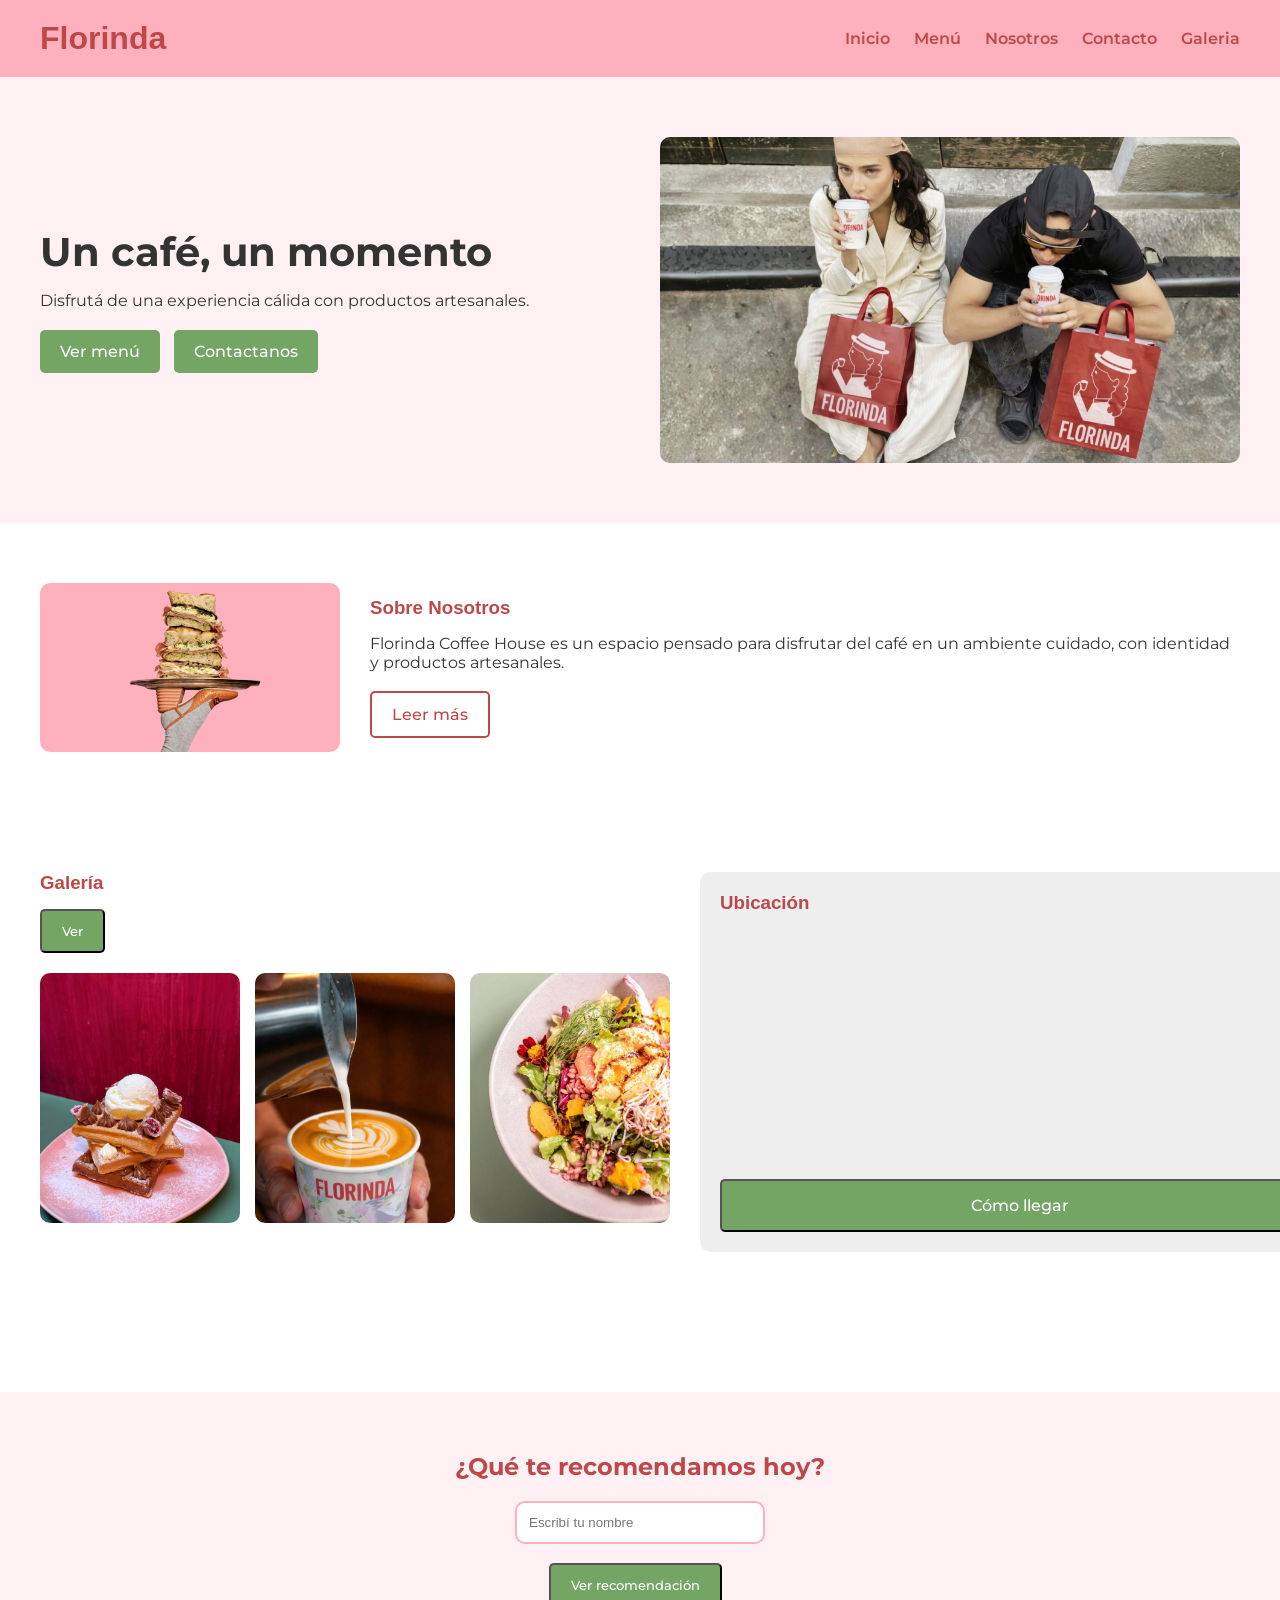
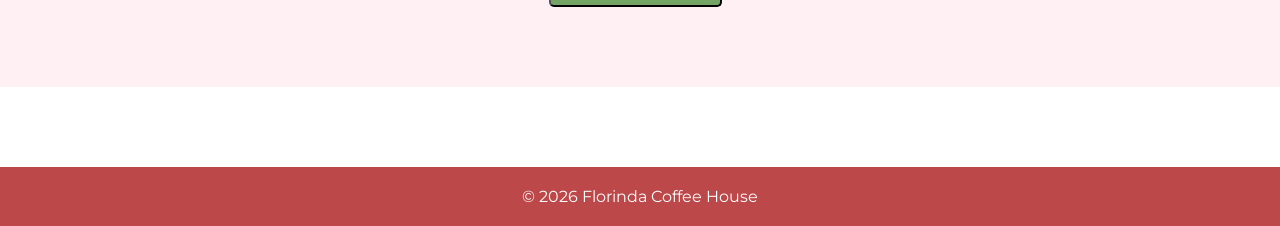
<file: fch/index.html>
<!DOCTYPE html>
<html lang="es">
<head>
  <meta charset="UTF-8">
  <meta name="viewport" content="width=device-width, initial-scale=1.0">
  <title>Florinda Coffee House</title>

  <link href="https://fonts.googleapis.com/css2?family=Montserrat:wght@300;400;600&display=swap" rel="stylesheet">

  <link rel="stylesheet" href="styles.css">
</head>

<body>

<header>
  <h1>Florinda</h1>
  <nav>
    <a href="index.html">Inicio</a>
    <a href="menu.html">Menú</a>
    <a href="sobre-nosotros.html">Nosotros</a>
    <a href="contacto.html">Contacto</a>
    <a href="Galeria.html">Galeria</a>
  </nav>
</header>

<section class="hero">
  <div class="hero-text">
    <h2>Un café, un momento</h2>
    <p>Disfrutá de una experiencia cálida con productos artesanales.</p>
   <a href="menu.html" class="btn primary">Ver menú</a>
   <a href="contacto.html" class="btn primary">Contactanos</a>
  </div>
  <img src="inicio.png">
</section>



<section class="about">
  <img src="plato.png">
  <div>
    <h3>Sobre Nosotros</h3>
    <p>Florinda Coffee House es un espacio pensado para disfrutar del café en un ambiente cuidado, con identidad y productos artesanales.</p>

    <br>

   <a href="sobre-nosotros.html" class="btn secondary">Leer más</a>
  </div>
</section>

<section class="section-grid">

  <div class="gallery-container">

    <h3>Galería</h3>

   <a href="Galeria.html">
  <button class="btn primary">Ver</button>
</a>

    <div class="gallery">
      <img src="imagena.jpeg" alt="Galería 1">
      <img src="imagenb.jpg" alt="Galería 2">
      <img src="imagenc.jpg" alt="Galería 3">
    </div>

  </div>


  <div class="map">
    <h3>Ubicación</h3>

    <iframe src="https://www.google.com/maps/embed?pb=!1m18!1m12!1m3!1d3283.573326432659!2d-58.44054412444685!3d-34.61494927295024!2m3!1f0!2f0!3f0!3m2!1i1024!2i768!4f13.1!3m3!1m2!1s0x95bccb2cafea8923%3A0x555b64a48bb4ca9!2sFLORINDA%20Coffee%20House!5e0!3m2!1ses-419!2sar!4v1776869089892!5m2!1ses-419!2sar"
    width="600" height="250" style="border:0;" allowfullscreen="" loading="lazy"></iframe>
  
    <a href="https://maps.google.com" target="_blank">
      <button class="btn primary">Cómo llegar</button>
    </a>
  </div>
</section>

<section class="recomendacion">

    <div class="recomendacion-contenido">

        <h2>¿Qué te recomendamos hoy?</h2>

        <input
            type="text"
            id="nombre"
            placeholder="Escribí tu nombre">

        <br><br>

        <button onclick="recomendarProducto()" class="btn primary">
            Ver recomendación
        </button>

        <p id="mensaje"></p>

    </div>

</section>

<footer>
  <p>© 2026 Florinda Coffee House</p>
</footer>

<script src="script.js"></script>

</body>
</html>
</file>
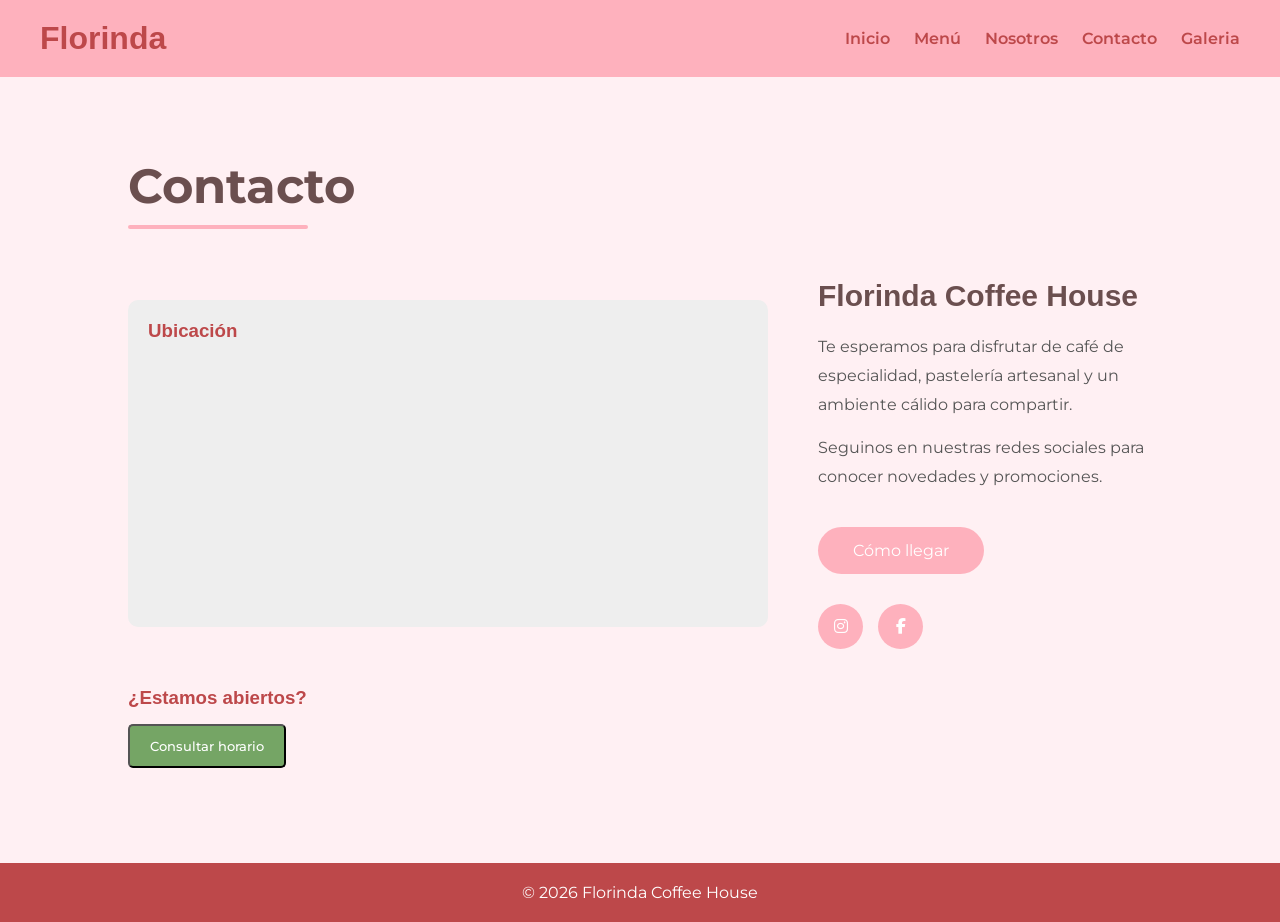
<file: fch/contacto.html>
<!DOCTYPE html>
<html lang="es">
<head>
    <meta charset="UTF-8">
    <meta name="viewport" content="width=device-width, initial-scale=1.0">
    <title>Contacto | Florinda Coffee House</title>

    <link href="https://fonts.googleapis.com/css2?family=Montserrat:wght@300;400;500;600;700&display=swap" rel="stylesheet">

    
    <link rel="stylesheet" href="https://cdnjs.cloudflare.com/ajax/libs/font-awesome/6.5.1/css/all.min.css">

    <link rel="stylesheet" href="styles.css">
</head>

<body>

<header>
  <h1>Florinda</h1>
  <nav>
    <a href="index.html">Inicio</a>
    <a href="menu.html">Menú</a>
    <a href="sobre-nosotros.html">Nosotros</a>
    <a href="contacto.html">Contacto</a>
    <a href="Galeria.html">Galeria</a>
  </nav>
</header>

    <section class="contacto">

        <div class="titulo-contacto">
            <h2>Contacto</h2>
            <div class="subrayado"></div>
        </div>

        <div class="contacto-contenedor">

        <div class="map">
    <h3>Ubicación</h3>

    <iframe src="https://www.google.com/maps/embed?pb=!1m18!1m12!1m3!1d3283.573326432659!2d-58.44054412444685!3d-34.61494927295024!2m3!1f0!2f0!3f0!3m2!1i1024!2i768!4f13.1!3m3!1m2!1s0x95bccb2cafea8923%3A0x555b64a48bb4ca9!2sFLORINDA%20Coffee%20House!5e0!3m2!1ses-419!2sar!4v1776869089892!5m2!1ses-419!2sar"
    width="600" height="250" style="border:0;" allowfullscreen="" loading="lazy"></iframe>
  
    <a href="https://maps.google.com" target="_blank">
    </a>
  </div>

            <div class="info-contacto">

                <h3>Florinda Coffee House</h3>

                <p>
                    Te esperamos para disfrutar de café de especialidad,
                    pastelería artesanal y un ambiente cálido para compartir.
                </p>

                <p>
                    Seguinos en nuestras redes sociales para conocer
                    novedades y promociones.
                </p>

                <a href="https://maps.app.goo.gl/nDY98H9RoRG9gay8A" class="btn-mapa" target="_blank">
    Cómo llegar
</a>

               <div class="redes">

    <a href="https://www.instagram.com/florindacoffee/" target="_blank">
        <i class="fab fa-instagram"></i>
    </a>

  <a href="https://www.facebook.com/share/1BhgnDK2ka/?mibextid=wwXIfr" target="_blank">
        <i class="fab fa-facebook-f"></i>
    </a>


</div>

            </div>

        </div>

<br>
<br>

    <h3>¿Estamos abiertos?</h3>

<button onclick="verHorario()" class="btn primary">
    Consultar horario
</button>

<p id="estado"></p>       

    </section>

 

<footer>
  <p>© 2026 Florinda Coffee House</p>
</footer>

<script src="script.js"></script>

</body>
</html>
</file>
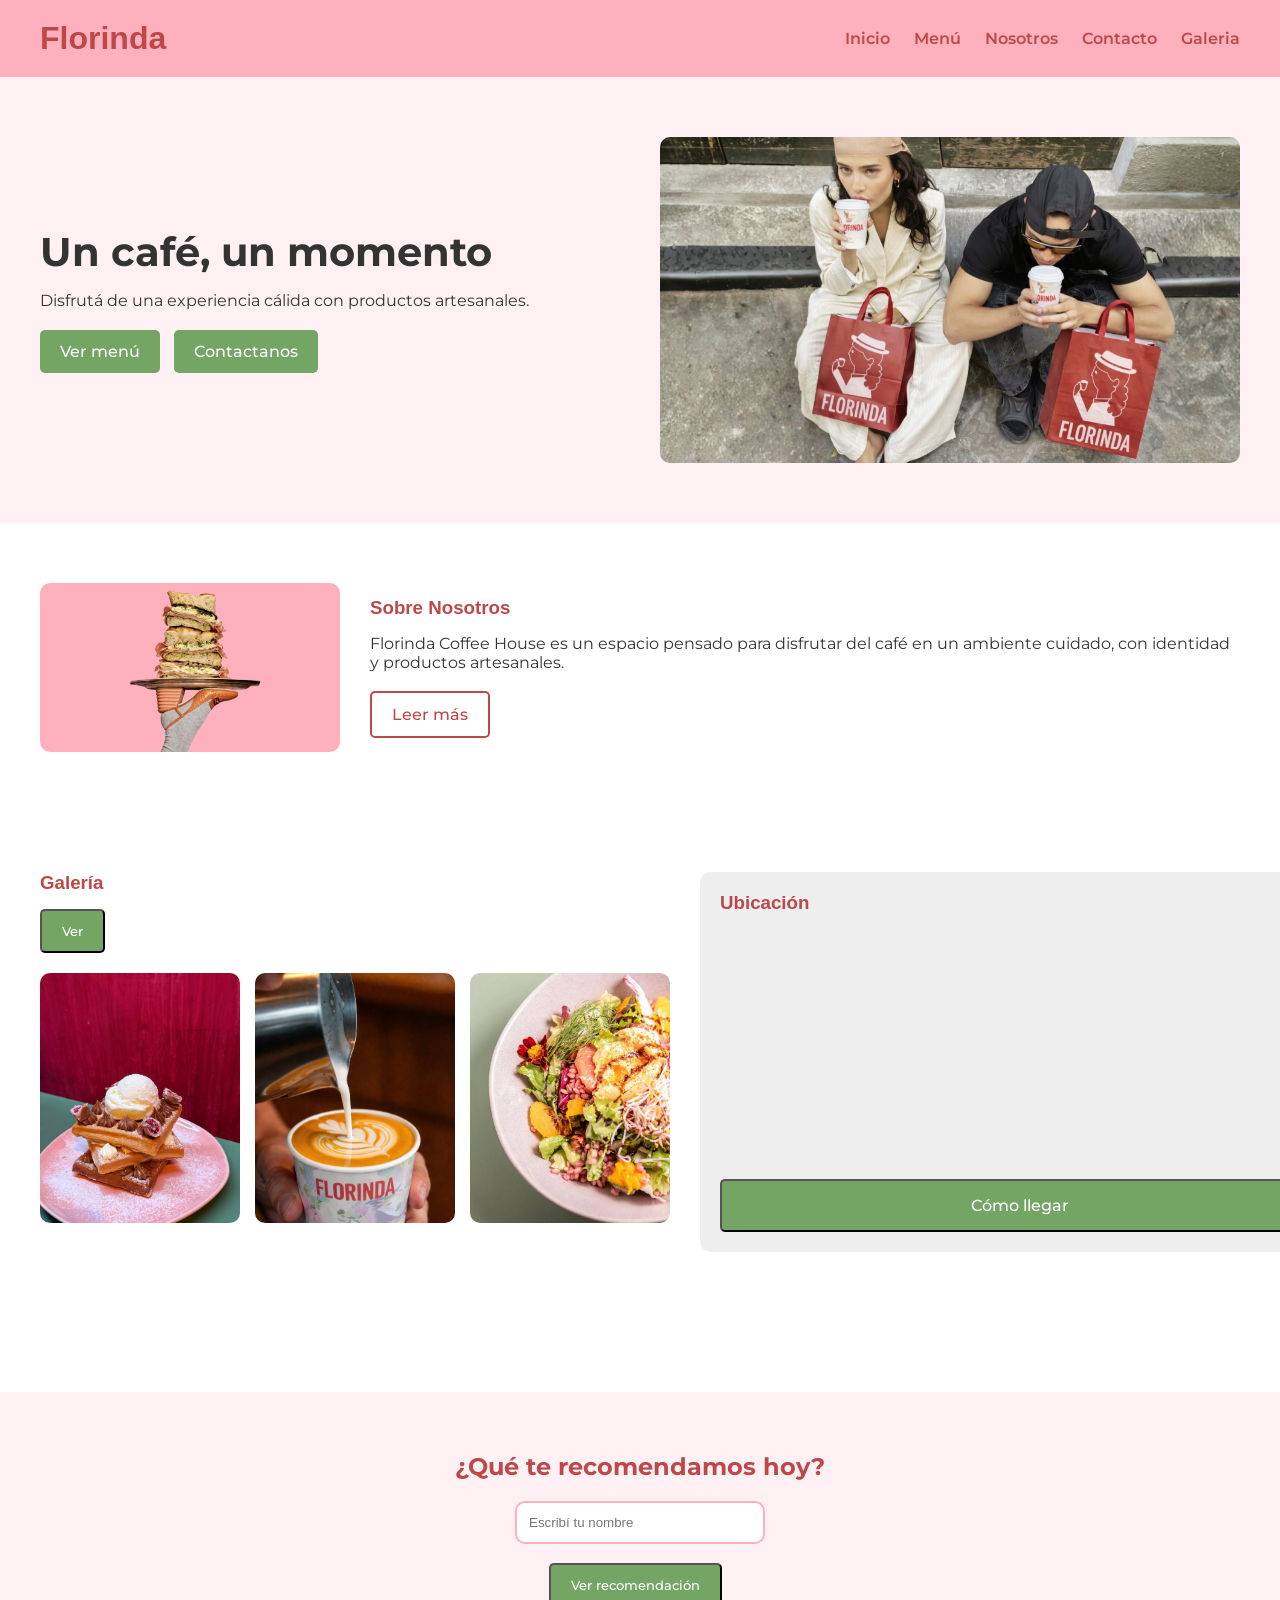
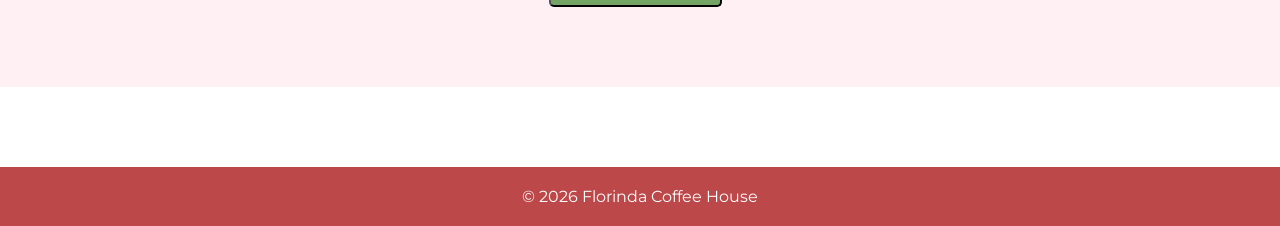
<file: fch/index.html.html>
<!DOCTYPE html>
<html lang="es">
<head>
  <meta charset="UTF-8">
  <meta name="viewport" content="width=device-width, initial-scale=1.0">
  <title>Florinda Coffee House</title>

  <link href="https://fonts.googleapis.com/css2?family=Montserrat:wght@300;400;600&display=swap" rel="stylesheet">

  <link rel="stylesheet" href="styles.css">
</head>

<body>

<header>
  <h1>Florinda</h1>
  <nav>
    <a href="index.html.html">Inicio</a>
    <a href="menu.html">Menú</a>
    <a href="sobre-nosotros.html">Nosotros</a>
    <a href="contacto.html">Contacto</a>
    <a href="Galeria.html">Galeria</a>
  </nav>
</header>

<section class="hero">
  <div class="hero-text">
    <h2>Un café, un momento</h2>
    <p>Disfrutá de una experiencia cálida con productos artesanales.</p>
   <a href="menu.html" class="btn primary">Ver menú</a>
   <a href="contacto.html" class="btn primary">Contactanos</a>
  </div>
  <img src="inicio.png">
</section>



<section class="about">
  <img src="plato.png">
  <div>
    <h3>Sobre Nosotros</h3>
    <p>Florinda Coffee House es un espacio pensado para disfrutar del café en un ambiente cuidado, con identidad y productos artesanales.</p>

    <br>
    
   <a href="sobre-nosotros.html" class="btn secondary">Leer más</a>
  </div>
</section>

<section class="section-grid">

  <div class="gallery-container">

    <h3>Galería</h3>

   <a href="Galeria.html">
  <button class="btn primary">Ver</button>
</a>

    <div class="gallery">
      <img src="imagena.jpeg" alt="Galería 1">
      <img src="imagenb.jpg" alt="Galería 2">
      <img src="imagenc.jpg" alt="Galería 3">
    </div>

  </div>


  <div class="map">
    <h3>Ubicación</h3>

    <iframe src="https://www.google.com/maps/embed?pb=!1m18!1m12!1m3!1d3283.573326432659!2d-58.44054412444685!3d-34.61494927295024!2m3!1f0!2f0!3f0!3m2!1i1024!2i768!4f13.1!3m3!1m2!1s0x95bccb2cafea8923%3A0x555b64a48bb4ca9!2sFLORINDA%20Coffee%20House!5e0!3m2!1ses-419!2sar!4v1776869089892!5m2!1ses-419!2sar"
    width="600" height="250" style="border:0;" allowfullscreen="" loading="lazy"></iframe>
  
    <a href="https://maps.google.com" target="_blank">
      <button class="btn primary">Cómo llegar</button>
    </a>
  </div>
</section>

<section class="recomendacion">

    <div class="recomendacion-contenido">

        <h2>¿Qué te recomendamos hoy?</h2>

        <input
            type="text"
            id="nombre"
            placeholder="Escribí tu nombre">

        <br><br>

        <button onclick="recomendarProducto()" class="btn primary">
            Ver recomendación
        </button>

        <p id="mensaje"></p>

    </div>

</section>

<footer>
  <p>© 2026 Florinda Coffee House</p>
</footer>

<script src="script.js"></script>

</body>
</html>
</file>
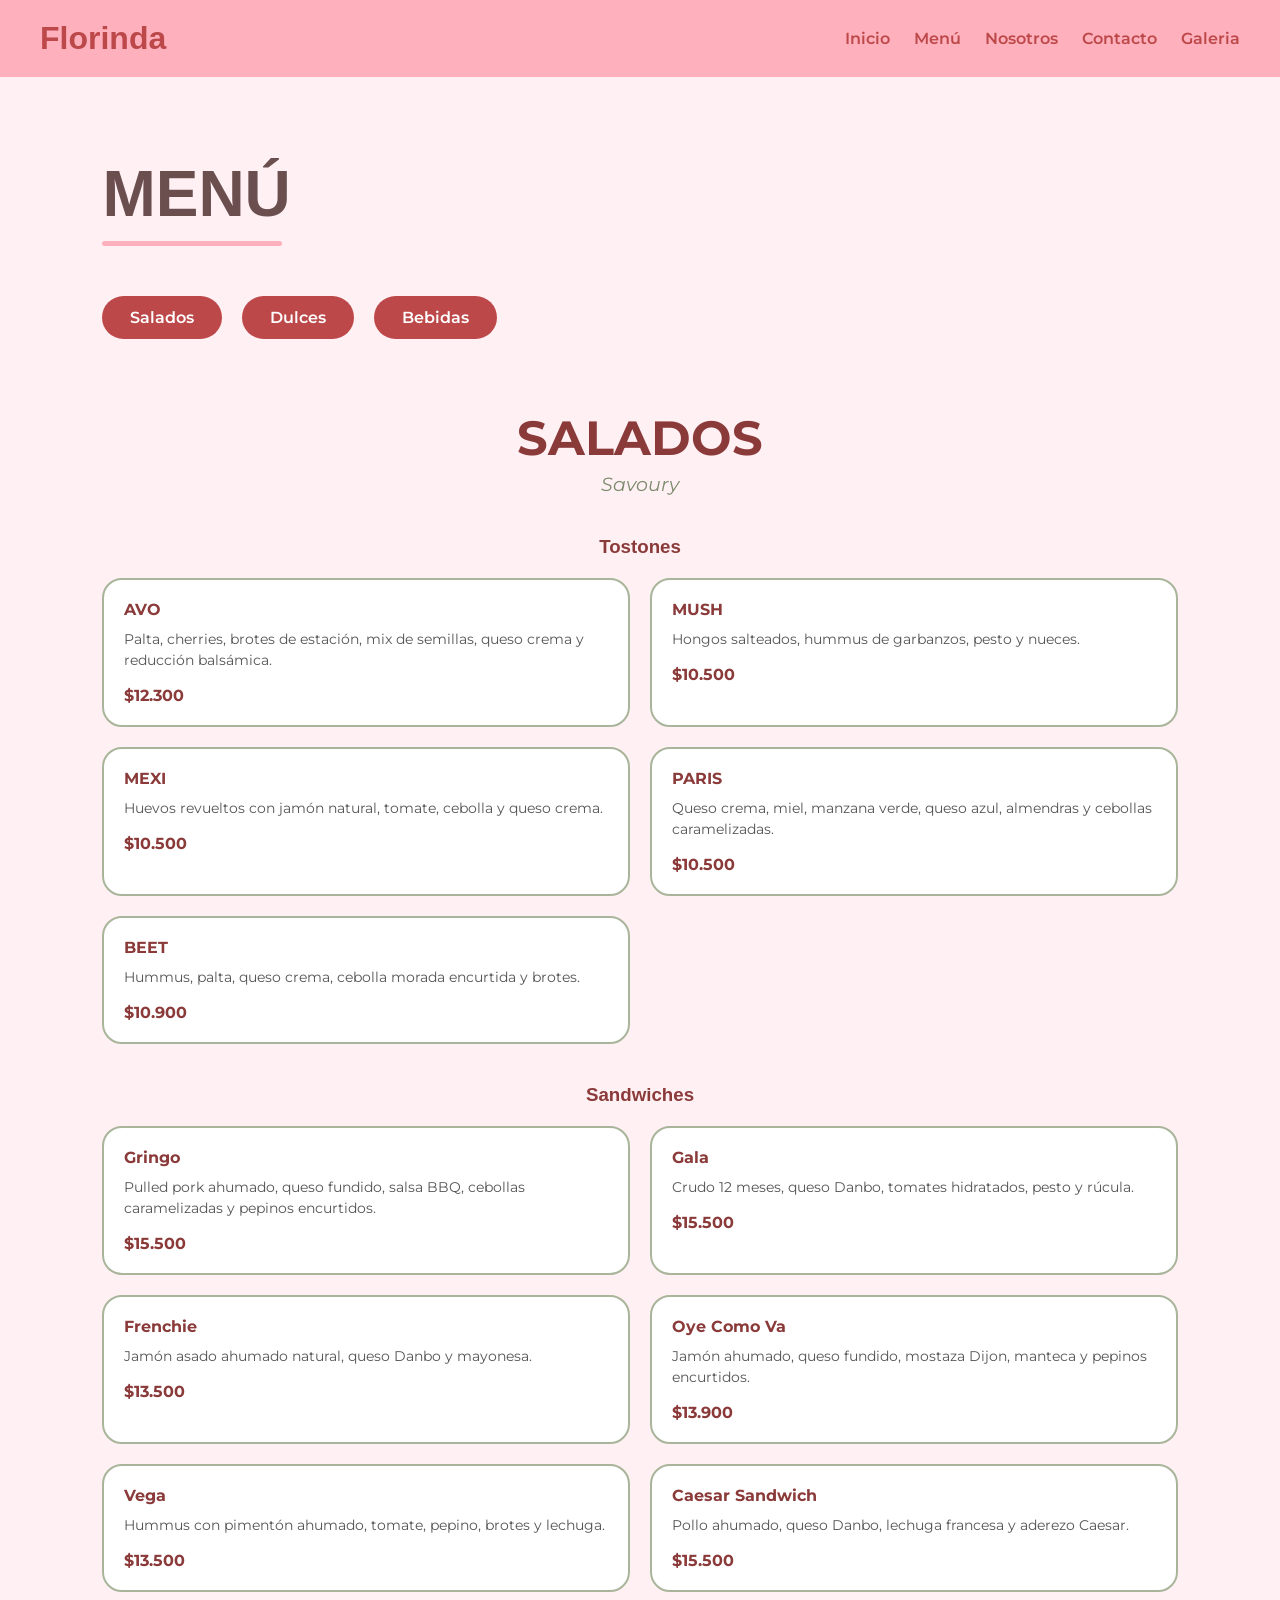
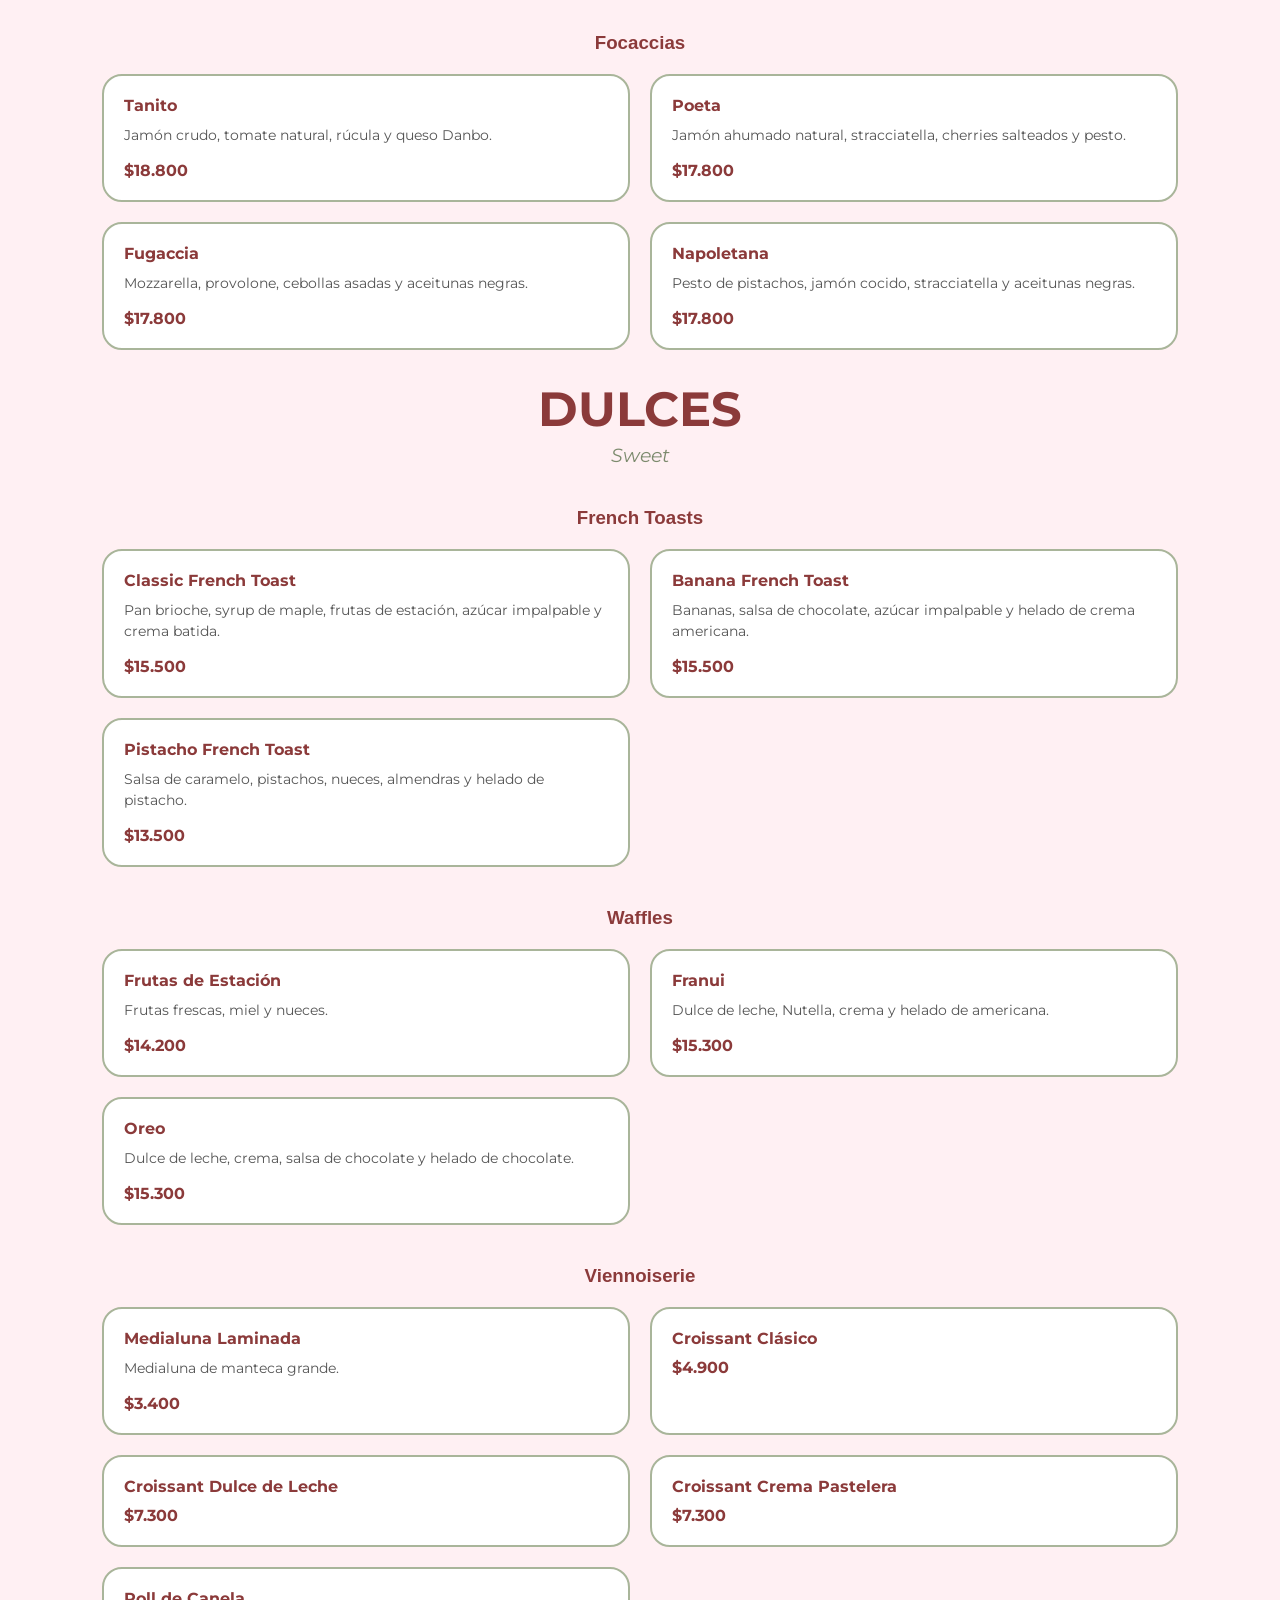
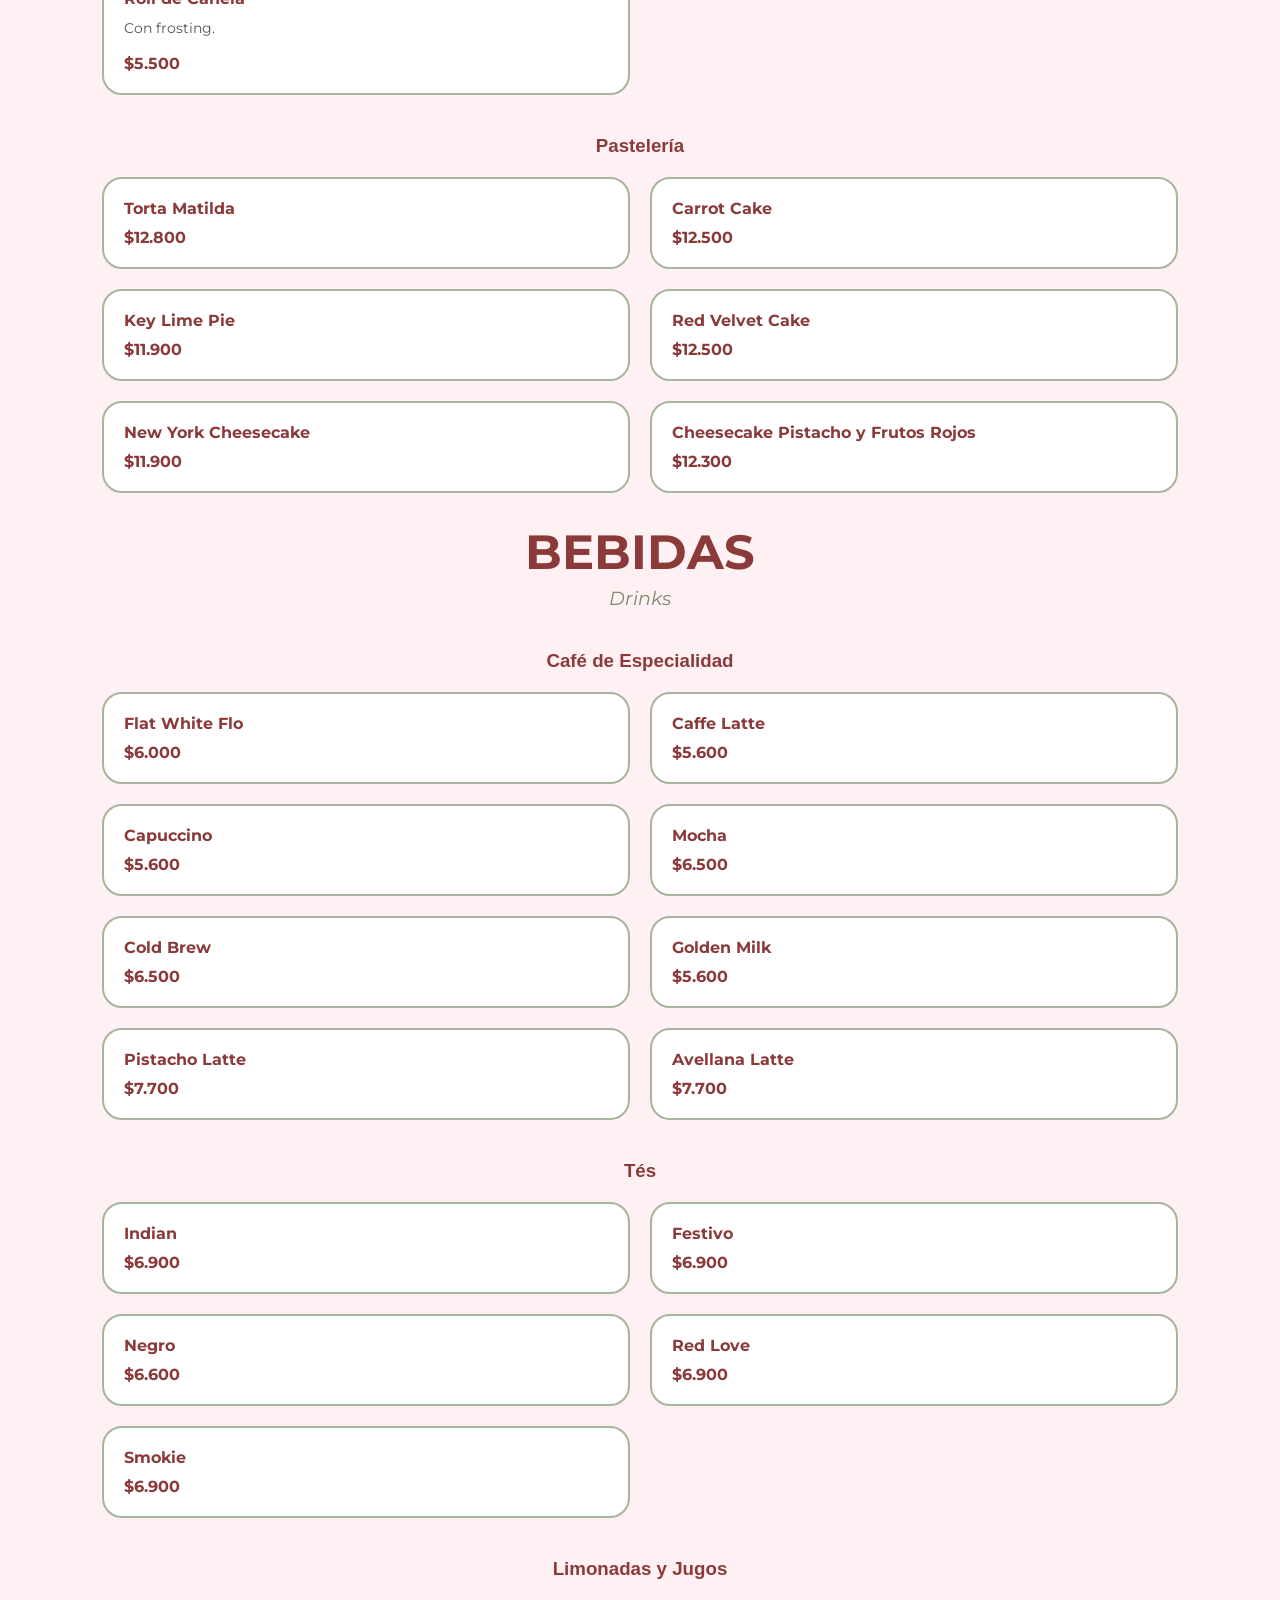
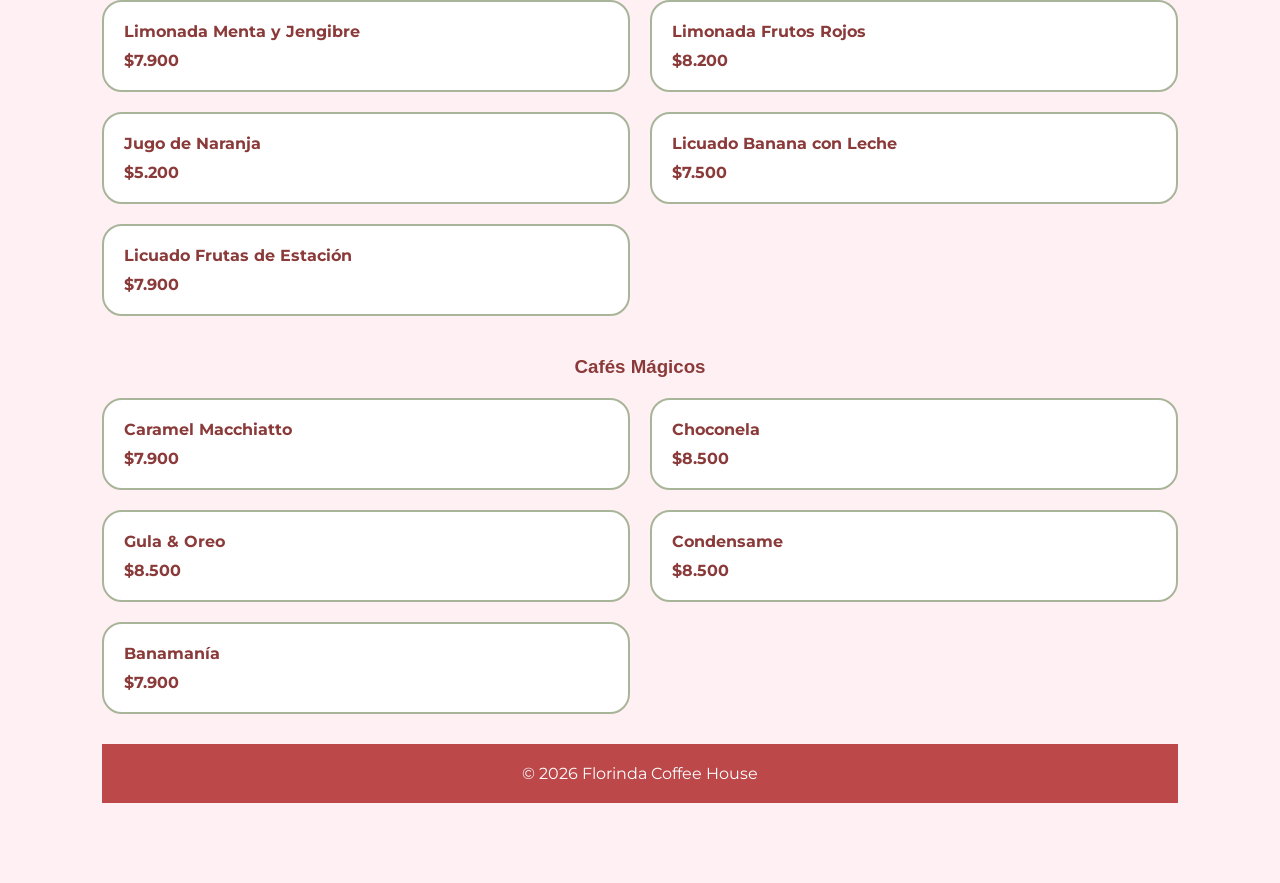
<file: fch/menu.html>
<!DOCTYPE html>
<html lang="es">
<head>
  <meta charset="UTF-8">
  <meta name="viewport" content="width=device-width, initial-scale=1.0">
  <title>Florinda Coffee House</title>

  <link href="https://fonts.googleapis.com/css2?family=Montserrat:wght@300;400;600&display=swap" rel="stylesheet">

  <link rel="stylesheet" href="styles.css">
</head>

<body>

<header>
  <h1>Florinda</h1>
  <nav>
    <a href="index.html">Inicio</a>
    <a href="menu.html">Menú</a>
    <a href="sobre-nosotros.html">Nosotros</a>
    <a href="contacto.html">Contacto</a>
    <a href="Galeria.html">Galeria</a>
  </nav>
</header>

<section class="menu">

    <div class="titulo-menu">
        <h1>MENÚ</h1>
        <div class="linea"></div>
    </div>

    <div class="categorias">
    <a href="#salados">Salados</a>
    <a href="#dulces">Dulces</a>
    <a href="#bebidas">Bebidas</a>
</div>
    
   
    <section id="salados" class="seccion-menu">

    <div class="titulo-categoria">
        <h2>SALADOS</h2>
        <p>Savoury</p>
    </div>

    <h3 class="subcategoria">Tostones</h3>

    <div class="menu-grid">

        <div class="producto">
            <h4>AVO</h4>
            <p>Palta, cherries, brotes de estación, mix de semillas, queso crema y reducción balsámica.</p>
            <span>$12.300</span>
        </div>

        <div class="producto">
            <h4>MUSH</h4>
            <p>Hongos salteados, hummus de garbanzos, pesto y nueces.</p>
            <span>$10.500</span>
        </div>

        <div class="producto">
            <h4>MEXI</h4>
            <p>Huevos revueltos con jamón natural, tomate, cebolla y queso crema.</p>
            <span>$10.500</span>
        </div>

        <div class="producto">
            <h4>PARIS</h4>
            <p>Queso crema, miel, manzana verde, queso azul, almendras y cebollas caramelizadas.</p>
            <span>$10.500</span>
        </div>

        <div class="producto">
            <h4>BEET</h4>
            <p>Hummus, palta, queso crema, cebolla morada encurtida y brotes.</p>
            <span>$10.900</span>
        </div>

    </div>

    <h3 class="subcategoria">Sandwiches</h3>

    <div class="menu-grid">

        <div class="producto">
            <h4>Gringo</h4>
            <p>Pulled pork ahumado, queso fundido, salsa BBQ, cebollas caramelizadas y pepinos encurtidos.</p>
            <span>$15.500</span>
        </div>

        <div class="producto">
            <h4>Gala</h4>
            <p>Crudo 12 meses, queso Danbo, tomates hidratados, pesto y rúcula.</p>
            <span>$15.500</span>
        </div>

        <div class="producto">
            <h4>Frenchie</h4>
            <p>Jamón asado ahumado natural, queso Danbo y mayonesa.</p>
            <span>$13.500</span>
        </div>

        <div class="producto">
            <h4>Oye Como Va</h4>
            <p>Jamón ahumado, queso fundido, mostaza Dijon, manteca y pepinos encurtidos.</p>
            <span>$13.900</span>
        </div>

        <div class="producto">
            <h4>Vega</h4>
            <p>Hummus con pimentón ahumado, tomate, pepino, brotes y lechuga.</p>
            <span>$13.500</span>
        </div>

        <div class="producto">
            <h4>Caesar Sandwich</h4>
            <p>Pollo ahumado, queso Danbo, lechuga francesa y aderezo Caesar.</p>
            <span>$15.500</span>
        </div>

    </div>

    <h3 class="subcategoria">Focaccias</h3>

    <div class="menu-grid">

        <div class="producto">
            <h4>Tanito</h4>
            <p>Jamón crudo, tomate natural, rúcula y queso Danbo.</p>
            <span>$18.800</span>
        </div>

        <div class="producto">
            <h4>Poeta</h4>
            <p>Jamón ahumado natural, stracciatella, cherries salteados y pesto.</p>
            <span>$17.800</span>
        </div>

        <div class="producto">
            <h4>Fugaccia</h4>
            <p>Mozzarella, provolone, cebollas asadas y aceitunas negras.</p>
            <span>$17.800</span>
        </div>

        <div class="producto">
            <h4>Napoletana</h4>
            <p>Pesto de pistachos, jamón cocido, stracciatella y aceitunas negras.</p>
            <span>$17.800</span>
        </div>





    </div>
<section id="dulces" class="seccion-menu">

    <div class="titulo-categoria">
        <h2>DULCES</h2>
        <p>Sweet</p>
    </div>

    <h3 class="subcategoria">French Toasts</h3>

    <div class="menu-grid">

        <div class="producto">
            <h4>Classic French Toast</h4>
            <p>Pan brioche, syrup de maple, frutas de estación, azúcar impalpable y crema batida.</p>
            <span>$15.500</span>
        </div>

        <div class="producto">
            <h4>Banana French Toast</h4>
            <p>Bananas, salsa de chocolate, azúcar impalpable y helado de crema americana.</p>
            <span>$15.500</span>
        </div>

        <div class="producto">
            <h4>Pistacho French Toast</h4>
            <p>Salsa de caramelo, pistachos, nueces, almendras y helado de pistacho.</p>
            <span>$13.500</span>
        </div>

    </div>

    <h3 class="subcategoria">Waffles</h3>

    <div class="menu-grid">

        <div class="producto">
            <h4>Frutas de Estación</h4>
            <p>Frutas frescas, miel y nueces.</p>
            <span>$14.200</span>
        </div>

        <div class="producto">
            <h4>Franui</h4>
            <p>Dulce de leche, Nutella, crema y helado de americana.</p>
            <span>$15.300</span>
        </div>

        <div class="producto">
            <h4>Oreo</h4>
            <p>Dulce de leche, crema, salsa de chocolate y helado de chocolate.</p>
            <span>$15.300</span>
        </div>

    </div>

    <h3 class="subcategoria">Viennoiserie</h3>

    <div class="menu-grid">

        <div class="producto">
            <h4>Medialuna Laminada</h4>
            <p>Medialuna de manteca grande.</p>
            <span>$3.400</span>
        </div>

        <div class="producto">
            <h4>Croissant Clásico</h4>
            <span>$4.900</span>
        </div>

        <div class="producto">
            <h4>Croissant Dulce de Leche</h4>
            <span>$7.300</span>
        </div>

        <div class="producto">
            <h4>Croissant Crema Pastelera</h4>
            <span>$7.300</span>
        </div>

        <div class="producto">
            <h4>Roll de Canela</h4>
            <p>Con frosting.</p>
            <span>$5.500</span>
        </div>

    </div>

    <h3 class="subcategoria">Pastelería</h3>

    <div class="menu-grid">

        <div class="producto">
            <h4>Torta Matilda</h4>
            <span>$12.800</span>
        </div>

        <div class="producto">
            <h4>Carrot Cake</h4>
            <span>$12.500</span>
        </div>

        <div class="producto">
            <h4>Key Lime Pie</h4>
            <span>$11.900</span>
        </div>

        <div class="producto">
            <h4>Red Velvet Cake</h4>
            <span>$12.500</span>
        </div>

        <div class="producto">
            <h4>New York Cheesecake</h4>
            <span>$11.900</span>
        </div>

        <div class="producto">
            <h4>Cheesecake Pistacho y Frutos Rojos</h4>
            <span>$12.300</span>
        </div>

    </div>





<section id="bebidas" class="seccion-menu">

    <div class="titulo-categoria">
        <h2>BEBIDAS</h2>
        <p>Drinks</p>
    </div>

    <h3 class="subcategoria">Café de Especialidad</h3>

    <div class="menu-grid">

        <div class="producto">
            <h4>Flat White Flo</h4>
            <span>$6.000</span>
        </div>

        <div class="producto">
            <h4>Caffe Latte</h4>
            <span>$5.600</span>
        </div>

        <div class="producto">
            <h4>Capuccino</h4>
            <span>$5.600</span>
        </div>

        <div class="producto">
            <h4>Mocha</h4>
            <span>$6.500</span>
        </div>

        <div class="producto">
            <h4>Cold Brew</h4>
            <span>$6.500</span>
        </div>

        <div class="producto">
            <h4>Golden Milk</h4>
            <span>$5.600</span>
        </div>

        <div class="producto">
            <h4>Pistacho Latte</h4>
            <span>$7.700</span>
        </div>

        <div class="producto">
            <h4>Avellana Latte</h4>
            <span>$7.700</span>
        </div>

    </div>

    <h3 class="subcategoria">Tés</h3>

    <div class="menu-grid">

        <div class="producto">
            <h4>Indian</h4>
            <span>$6.900</span>
        </div>

        <div class="producto">
            <h4>Festivo</h4>
            <span>$6.900</span>
        </div>

        <div class="producto">
            <h4>Negro</h4>
            <span>$6.600</span>
        </div>

        <div class="producto">
            <h4>Red Love</h4>
            <span>$6.900</span>
        </div>

        <div class="producto">
            <h4>Smokie</h4>
            <span>$6.900</span>
        </div>

    </div>

    <h3 class="subcategoria">Limonadas y Jugos</h3>

    <div class="menu-grid">

        <div class="producto">
            <h4>Limonada Menta y Jengibre</h4>
            <span>$7.900</span>
        </div>

        <div class="producto">
            <h4>Limonada Frutos Rojos</h4>
            <span>$8.200</span>
        </div>

        <div class="producto">
            <h4>Jugo de Naranja</h4>
            <span>$5.200</span>
        </div>

        <div class="producto">
            <h4>Licuado Banana con Leche</h4>
            <span>$7.500</span>
        </div>

        <div class="producto">
            <h4>Licuado Frutas de Estación</h4>
            <span>$7.900</span>
        </div>

    </div>

    <h3 class="subcategoria">Cafés Mágicos</h3>

    <div class="menu-grid">

        <div class="producto">
            <h4>Caramel Macchiatto</h4>
            <span>$7.900</span>
        </div>

        <div class="producto">
            <h4>Choconela</h4>
            <span>$8.500</span>
        </div>

        <div class="producto">
            <h4>Gula & Oreo</h4>
            <span>$8.500</span>
        </div>

        <div class="producto">
            <h4>Condensame</h4>
            <span>$8.500</span>
        </div>

        <div class="producto">
            <h4>Banamanía</h4>
            <span>$7.900</span>
        </div>

    </div>

</section>

<footer>
  <p>© 2026 Florinda Coffee House</p>
</footer>

</body>
</html>
</file>
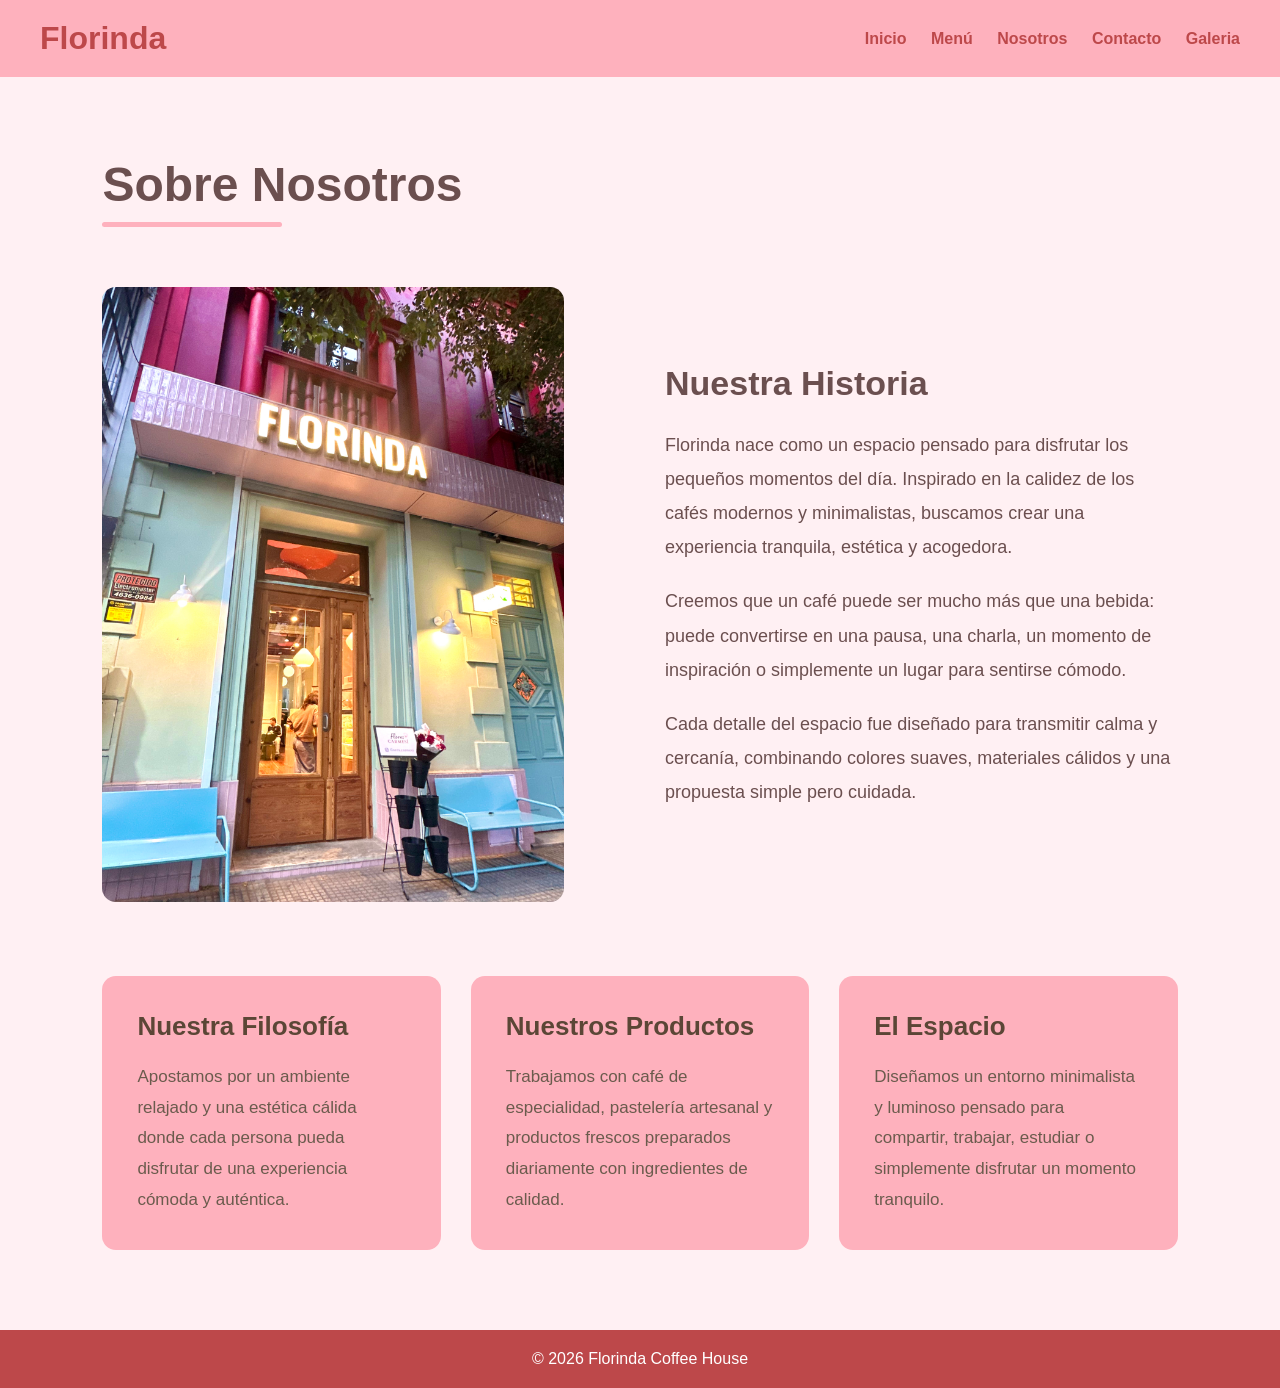
<file: fch/sobre-nosotros.html>
<!DOCTYPE html>
<html lang="es">
<head>
    <meta charset="UTF-8">
    <meta name="viewport" content="width=device-width, initial-scale=1.0">
    <title>Sobre Nosotros | Florinda</title>

 
    <link rel="stylesheet" href="styles.css">
</head>

<body>

<header>
  <h1>Florinda</h1>
  <nav>
    <a href="index.html">Inicio</a>
    <a href="menu.html">Menú</a>
    <a href="sobre-nosotros.html">Nosotros</a>
    <a href="contacto.html">Contacto</a>
    <a href="Galeria.html">Galeria</a>
  </nav>
</header>



    <section class="sobre-nosotros">

        <div class="contenedor-sobre">

          
            <div class="titulo-sobre">

                <h2>Sobre Nosotros</h2>

                <div class="linea"></div>


            </div>

           
            <div class="contenido-sobre">

               
                <div class="imagen-sobre">
                    <img src="florindashop.jpeg" alt="Cafetería Florinda">
                </div>


               
                <div class="texto-sobre">

                    <h3>Nuestra Historia</h3>

                    <p>
                        Florinda nace como un espacio pensado para disfrutar
                        los pequeños momentos del día. Inspirado en la calidez
                        de los cafés modernos y minimalistas, buscamos crear
                        una experiencia tranquila, estética y acogedora.
                    </p>

                    <p>
                        Creemos que un café puede ser mucho más que una bebida:
                        puede convertirse en una pausa, una charla, un momento
                        de inspiración o simplemente un lugar para sentirse cómodo.
                    </p>

                    <p>
                        Cada detalle del espacio fue diseñado para transmitir
                        calma y cercanía, combinando colores suaves, materiales
                        cálidos y una propuesta simple pero cuidada.
                    </p>

                </div>

            </div>

           
            <div class="info-sobre">

                <div class="bloque-info">

                    <h3>Nuestra Filosofía</h3>

                    <p>
                        Apostamos por un ambiente relajado y una estética cálida
                        donde cada persona pueda disfrutar de una experiencia
                        cómoda y auténtica.
                    </p>

                </div>

                <div class="bloque-info">

                    <h3>Nuestros Productos</h3>

                    <p>
                        Trabajamos con café de especialidad, pastelería artesanal
                        y productos frescos preparados diariamente con ingredientes
                        de calidad.
                    </p>

                </div>

                <div class="bloque-info">

                    <h3>El Espacio</h3>

                    <p>
                        Diseñamos un entorno minimalista y luminoso pensado para
                        compartir, trabajar, estudiar o simplemente disfrutar
                        un momento tranquilo.
                    </p>

                </div>

            </div>

        </div>

    </section>
    

<footer>
  <p>© 2026 Florinda Coffee House</p>
</footer>

</body>
</html>
</file>
<file: fch/styles.css>
/*Inicio*/

* {
  margin:0;
  padding:0;
  box-sizing:border-box;
}

body {
  font-family: 'Montserrat', sans-serif;
  color:#333;
}

header {
  background:#FEB1BD;
  display:flex;
  justify-content:space-between;
  align-items:center;
  padding:20px 40px;
}

header h1 {
  font-family:'Lemon Milk', sans-serif;
  color:#BD484A;
}

nav a {
  margin-left:20px;
  text-decoration:none;
  color:#BD484A;
  font-weight:600;
}

.hero {
  display:grid;
  grid-template-columns:1fr 1fr;
  align-items:center;
  padding:60px 40px;
  gap:40px;
  background-color:#fff0f3;
}

.hero-text h2 {
  font-size:2.5rem;
  margin-bottom:15px;
}

.hero-text p {
  margin-bottom:20px;
}

.btn {
  display:inline-block;
  padding:12px 20px;
  border-radius:5px;
  margin-right:10px;
  text-decoration:none;
  font-family:'Montserrat', sans-serif;
  font-weight:500;
}

.primary {
  background:#75A565;
  color:white;
}

.secondary {
  background:transparent;
  border:2px solid #BD484A;
  color:#BD484A;
   text-decoration:none;
  display:inline-block;
}

.hero img {
  width:100%;
  border-radius:10px;
}

.about {
  display:grid;
  grid-template-columns:300px 1fr;
  gap:30px;
  padding:60px 40px;
  align-items:center;
}

.about img {
  width:100%;
  border-radius:10px;
}

h3 {
  font-family:'Lemon Milk', sans-serif;
  color:#BD484A;
  margin-bottom:15px;
}

.section-grid {
  display: grid;
  grid-template-columns: 3fr 2fr;
  gap: 30px;
  padding: 60px 40px;
  align-items: start;
}


.gallery-container .btn {
  margin-bottom: 20px;
}

.gallery {
  display: flex;
  gap: 15px;
}

.gallery img {
  width: 200px;
  height: 250px;
  object-fit: cover;
  border-radius: 10px;
}


.map {
  background:#eee;
  border-radius:10px;
  padding:20px;
  display:flex;
  flex-direction:column;
  justify-content:space-between;
}

.map .btn {
  width:100%;
  padding:15px;
  font-size:1rem;
}

footer {
  background:#BD484A;
  color:white;
  text-align:center;
  padding:20px;
}


@media screen and (max-width:768px){

  header{
    flex-direction:column;
    text-align:center;
    gap:15px;
    padding:20px;
  }

  nav{
    display:flex;
    flex-direction:column;
    gap:10px;
  }

  nav a{
    margin-left:0;
  }

  .hero{
    grid-template-columns:1fr;
    text-align:center;
    padding:40px 20px;
  }

  .hero-text h2{
    font-size:2rem;
  }

  .about{
    grid-template-columns:1fr;
    text-align:center;
    padding:40px 20px;
  }

  .section-grid{
    grid-template-columns:1fr;
    padding:40px 20px;
  }

  .cards{
    grid-template-columns:1fr;
  }

  iframe{
    width:100%;
  }

  .btn{
    width:100%;
    margin-bottom:10px;
  }

}


@media screen and (max-width:480px){

  h1{
    font-size:2rem;
  }

  .hero-text h2{
    font-size:1.7rem;
  }

  p{
    font-size:0.95rem;
  }

  .gallery{
    flex-direction:column;
    align-items:center;
  }

  .gallery img{
    width:100%;
    max-width:280px;
    height:auto;
  }

  .map iframe{
    width:100%;
    height:220px;
  }

}



/*Sobre Nosotros*/


.sobre-nosotros{
    background-color: #fff0f3;
    padding: 80px 8%;
}

.contenedor-sobre{
    max-width: 1400px;
    margin: auto;
}

.titulo-sobre h2{
    font-size: 48px;
    color: #6B4F4F;
    margin-bottom: 10px;
    font-weight: 600;
}

.linea{
    width: 280px;
    height: 4px;
    background-color: #BD484A;
    margin-bottom: 10px;
}


.contenido-sobre{
    display: flex;
    align-items: center;
    gap: 50px;
    margin-top: 60px;
    margin-bottom: 70px;
}

.imagen-sobre{
    flex: 1;
}

.imagen-sobre img{
    width: 90%;
    border-radius: 14px;
    object-fit: cover;
}

.imagen-sobre2 img{
    width: 50%;
    border-radius: 14px;
    object-fit: cover;
}

.texto-sobre{
    flex: 1;
}

.texto-sobre h3{
    font-size: 34px;
    color: #6B4F4F;
    margin-bottom: 25px;
}

.texto-sobre p{
    font-size: 18px;
    color: #6B4F4F;
    line-height: 1.9;
    margin-bottom: 20px;
}



.info-sobre{
    display: flex;
    gap: 30px;
    flex-wrap: wrap;
}

.bloque-info{
    flex: 1;
    min-width: 280px;
    background-color: #FEB1BD;
    padding: 35px;
    border-radius: 14px;
}

.bloque-info h3{
    color: #5b4636;
    font-size: 26px;
    margin-bottom: 20px;
}

.bloque-info p{
    color: #6b5b4d;
    line-height: 1.8;
    font-size: 17px;
}



@media (max-width: 768px){

    .contenido-sobre{
        flex-direction: column;
    }

    .titulo-sobre h2{
        font-size: 38px;
    }

    .texto-sobre h3{
        font-size: 28px;
    }

    .texto-sobre p,
    .bloque-info p{
        font-size: 16px;
    }
}

@media (max-width: 480px){

    .sobre-nosotros{
        padding: 60px 6%;
    }

    .titulo-sobre h2{
        font-size: 32px;
    }

    .linea{
        width: 180px;
    }

    .linea.corta{
        width: 120px;
    }

    .bloque-info{
        padding: 25px;
    }
}


/*Contacto*/

.contacto{
    padding: 80px 10%;
    background: #fff0f3;
}

.titulo-contacto h2{
    font-size: 48px;
    color: #6B4F4F;
    margin-bottom: 10px;
}

.subrayado{
    width: 180px;
    height: 4px;
    background: #FEB1BD;
    border-radius: 10px;
    margin-bottom: 50px;
}

.contacto-contenedor{
    display: flex;
    align-items: center;
    gap: 50px;
}

.mapa{
    flex: 1.3;
}

.mapa iframe{
    width: 100%;
    height: 350px;
    border: none;
    border-radius: 15px;
}

.info-contacto{
    flex: 1;
}

.info-contacto h3{
    color: #6B4F4F;
    font-size: 30px;
    margin-bottom: 20px;
}

.info-contacto p{
    color: #555;
    line-height: 1.8;
    margin-bottom: 15px;
}

.btn-mapa{
    display: inline-block;
    margin-top: 20px;
    padding: 14px 35px;
    background: #FEB1BD;
    color: white;
    text-decoration: none;
    border-radius: 30px;
    transition: 0.3s;
}

.btn-mapa:hover{
    background: #f89bab;
}

.redes{
    margin-top: 30px;
    display: flex;
    gap: 15px;
}

.redes a{
    width: 45px;
    height: 45px;
    background: #FEB1BD;
    color: white;
    border-radius: 50%;
    display: flex;
    align-items: center;
    justify-content: center;
    text-decoration: none;
    transition: 0.3s;
}

.redes a:hover{
    transform: translateY(-3px);
}


@media (max-width: 768px){

    .contacto-contenedor{
        flex-direction: column;
    }

    .titulo-contacto h2{
        font-size: 36px;
    }

    .info-contacto{
        text-align: center;
    }

    .redes{
        justify-content: center;
    }

    .mapa iframe{
        height: 250px;
    }
}

@media (max-width:480px){

 
    .contacto{
        padding:50px 6%;
    }

    .titulo-contacto h2{
        font-size:28px;
    }

    .info-contacto h3{
        font-size:24px;
    }

}


/*Menu*/

.menu{
    background-color: #fff0f3;
    padding: 80px 8%;
}



.titulo-menu h1{
    font-family: "Lemon Milk", sans-serif;
    color: #6B4F4F;
    font-size: 4rem;
    margin-bottom: 10px;
}

.linea{
    width: 180px;
    height: 5px;
    background-color: #FEB1BD;
    border-radius: 20px;
    margin-bottom: 50px;
}



.categorias{
    display: flex;
    gap: 20px;
    margin-bottom: 70px;
    flex-wrap: wrap;
}

.categorias a{
    text-decoration: none;
    background-color: #BD484A;
    color: white;
    font-family: "Montserrat", sans-serif;
    font-weight: 600;
    padding: 12px 28px;
    border-radius: 30px;
    transition: 0.3s;
}

.categorias a:hover{
    background-color: #FEB1BD;
    color: #6B4F4F;
}

.titulo-categoria{
    text-align:center;
    margin-bottom:40px;
}

.titulo-categoria h2{
    color:#8b3a3a;
    font-size:3rem;
    margin-bottom:5px;
}

.titulo-categoria p{
    font-style:italic;
    color:#7c8a6d;
    font-size:1.2rem;
}

.subcategoria{
    text-align:center;
    color:#8b3a3a;
    margin:40px 0 20px;
}

.menu-grid{
    display:grid;
    grid-template-columns:repeat(2,1fr);
    gap:20px;
    margin-bottom:30px;
}

.producto{
    background:white;
    border:2px solid #a9b59a;
    border-radius:20px;
    padding:20px;
}

.producto h4{
    color:#8b3a3a;
    margin-bottom:10px;
}

.producto p{
    color:#555;
    font-size:14px;
    line-height:1.5;
    margin-bottom:15px;
}

.producto span{
    font-weight:bold;
    color:#8b3a3a;
}



@media (max-width: 768px){

    .titulo-menu h1{
        font-size: 3rem;
    }

    .categorias{
        justify-content:center;
    }

    .menu-grid{
        grid-template-columns:1fr;
    }

    .producto{
        padding:15px;
    }

    .grid-galeria{
        grid-template-columns:1fr;
    }


}
@media (max-width:480px){

    .titulo-menu h1{
        font-size:2.2rem;
    }

    .titulo-categoria h2{
        font-size:2rem;
    }

    .subcategoria{
        font-size:1.2rem;
    }

    .producto{
        padding:12px;
    }

    .categorias{
        flex-direction:column;
        align-items:center;
    }

    .categorias a{
        width:80%;
        text-align:center;
    }

}




/*Galeria*/

.galeria {
  padding: 60px 40px;
  text-align: center;
}

.galeria h2 {
  color: #BD484A;
  margin-bottom: 20px;
}

.galeria p {
  margin-bottom: 40px;
  max-width: 700px;
  margin-left: auto;
  margin-right: auto;
  line-height: 1.6;
}


.grid-galeria {
  display: grid;
  grid-template-columns: repeat(3, 1fr);
  gap: 25px;
  max-width: 1000px;
  margin: 0 auto;
}

.grid-galeria img {
  width: 100%;
  height: 400px;
  object-fit: cover;
  border-radius: 10px;
  transition: transform 0.3s;
}

.grid-galeria img:hover {
  transform: scale(1.03);
}



@media (max-width:768px){

    .grid-galeria{
        grid-template-columns:repeat(2,1fr);
    }

}

@media (max-width:480px){

    .grid-galeria{
        grid-template-columns:1fr;
    }

    .titulo-menu h1{
        font-size:2.2rem;
    }

    .titulo-categoria h2{
        font-size:2rem;
    }

    .producto{
        padding:12px;
    }

    .categorias a{
        width:100%;
        text-align:center;
    }

}


/*responsive*/

.recomendacion{
    background:#fff0f3;
    padding:60px 20px;
    margin-top:80px;
    margin-bottom:80px;
}

.recomendacion-contenido{
    max-width:600px;
    margin:0 auto;
    text-align:center;
}

.recomendacion h2{
    color:#BD484A;
    margin-bottom:20px;
}

.recomendacion input{
    width:250px;
    padding:12px;
    border:2px solid #FEB1BD;
    border-radius:10px;
}

.recomendacion .btn{
    width:auto;
}

.recomendacion p{
    margin-top:20px;
    font-weight:600;
    color:#6B4F4F;
}




.horario{
    text-align:center;
    margin-top:60px;
}

.horario h3{
    color:#6B4F4F;
    margin-bottom:20px;
}

#estado{
    margin-top:15px;
    font-weight:600;
    color:#6B4F4F;
}
</file>
